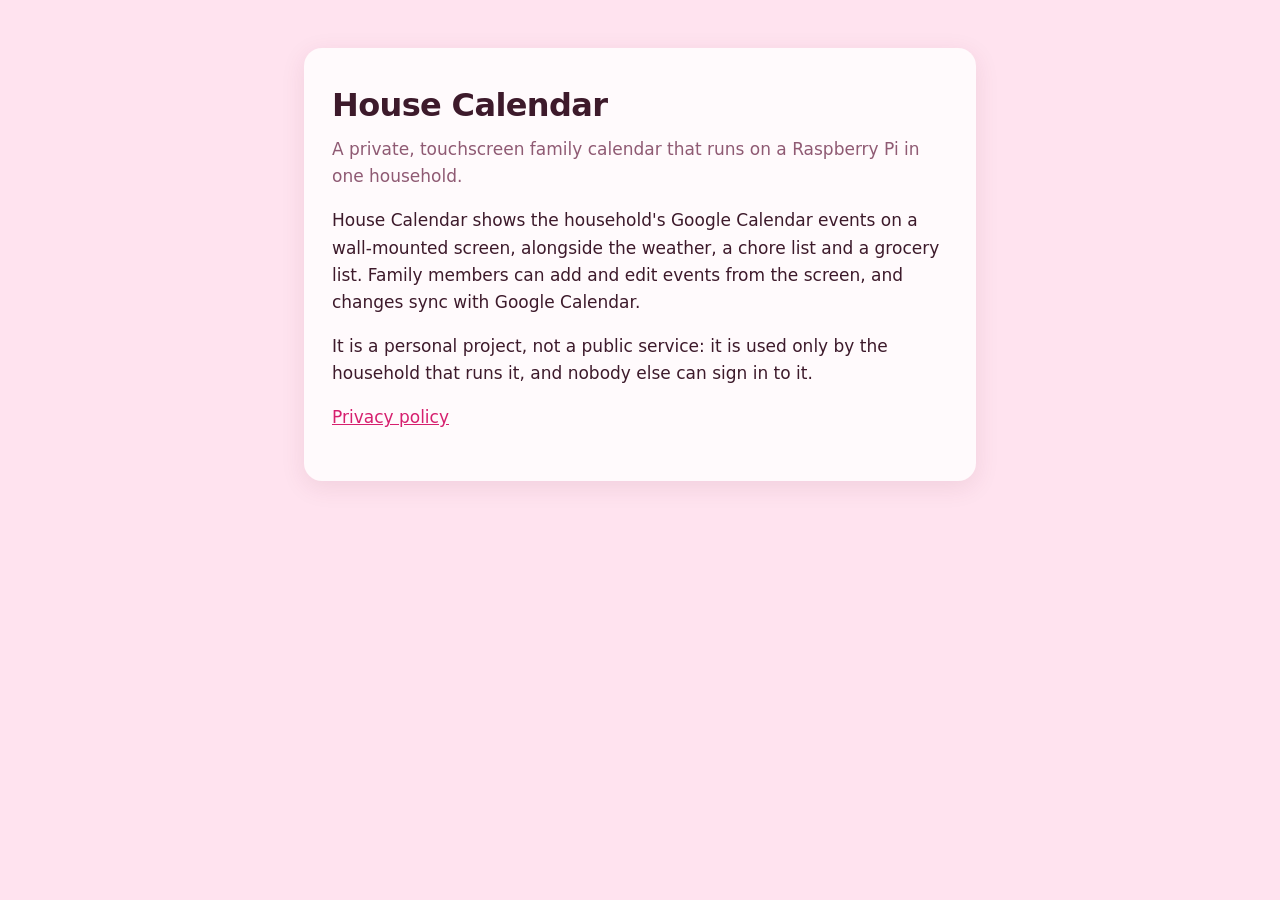
<file: index.html>
<!doctype html>
<html lang="en">
<head>
<meta charset="utf-8">
<meta name="viewport" content="width=device-width, initial-scale=1">
<title>House Calendar</title>
<link rel="stylesheet" href="style.css">
</head>
<body>
<main>
  <h1>House Calendar</h1>
  <p class="lede">A private, touchscreen family calendar that runs on a Raspberry Pi in one household.</p>
  <p>House Calendar shows the household's Google Calendar events on a wall-mounted screen, alongside the weather, a chore list and a grocery list. Family members can add and edit events from the screen, and changes sync with Google Calendar.</p>
  <p>It is a personal project, not a public service: it is used only by the household that runs it, and nobody else can sign in to it.</p>
  <p><a href="privacy.html">Privacy policy</a></p>
</main>
</body>
</html>
</file>
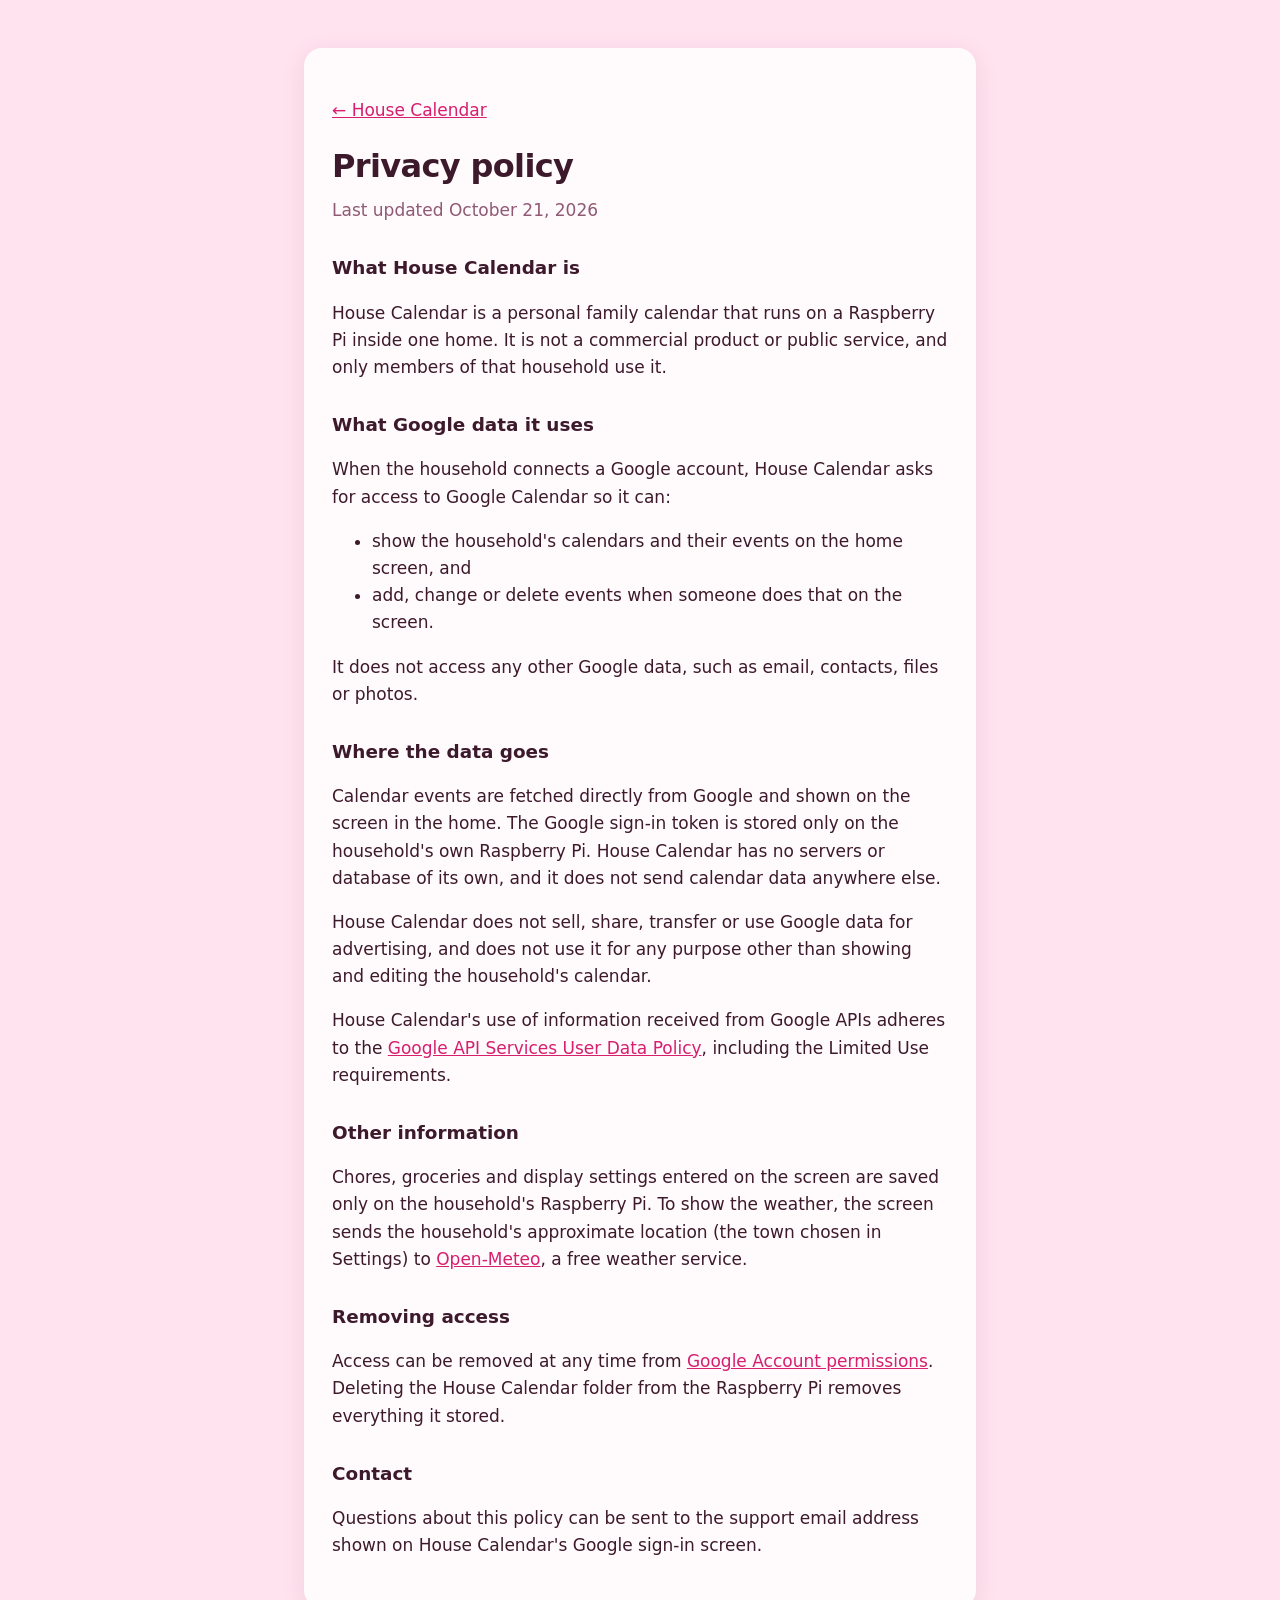
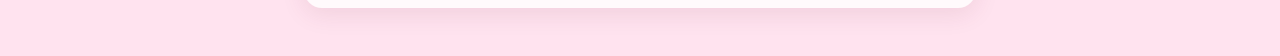
<file: privacy.html>
<!doctype html>
<html lang="en">
<head>
<meta charset="utf-8">
<meta name="viewport" content="width=device-width, initial-scale=1">
<title>House Calendar: Privacy Policy</title>
<link rel="stylesheet" href="style.css">
</head>
<body>
<main>
  <p><a href="index.html">&larr; House Calendar</a></p>
  <h1>Privacy policy</h1>
  <p class="lede">Last updated October 21, 2026</p>

  <h2>What House Calendar is</h2>
  <p>House Calendar is a personal family calendar that runs on a Raspberry Pi inside one home. It is not a commercial product or public service, and only members of that household use it.</p>

  <h2>What Google data it uses</h2>
  <p>When the household connects a Google account, House Calendar asks for access to Google Calendar so it can:</p>
  <ul>
    <li>show the household's calendars and their events on the home screen, and</li>
    <li>add, change or delete events when someone does that on the screen.</li>
  </ul>
  <p>It does not access any other Google data, such as email, contacts, files or photos.</p>

  <h2>Where the data goes</h2>
  <p>Calendar events are fetched directly from Google and shown on the screen in the home. The Google sign-in token is stored only on the household's own Raspberry Pi. House Calendar has no servers or database of its own, and it does not send calendar data anywhere else.</p>
  <p>House Calendar does not sell, share, transfer or use Google data for advertising, and does not use it for any purpose other than showing and editing the household's calendar.</p>
  <p>House Calendar's use of information received from Google APIs adheres to the <a href="https://developers.google.com/terms/api-services-user-data-policy">Google API Services User Data Policy</a>, including the Limited Use requirements.</p>

  <h2>Other information</h2>
  <p>Chores, groceries and display settings entered on the screen are saved only on the household's Raspberry Pi. To show the weather, the screen sends the household's approximate location (the town chosen in Settings) to <a href="https://open-meteo.com">Open-Meteo</a>, a free weather service.</p>

  <h2>Removing access</h2>
  <p>Access can be removed at any time from <a href="https://myaccount.google.com/permissions">Google Account permissions</a>. Deleting the House Calendar folder from the Raspberry Pi removes everything it stored.</p>

  <h2>Contact</h2>
  <p>Questions about this policy can be sent to the support email address shown on House Calendar's Google sign-in screen.</p>
</main>
</body>
</html>
</file>
<file: style.css>
:root { --bg: #ffe3ef; --surface: #fffafc; --text: #3d1a2b; --muted: #8f5a73; --ink: #d61f6e; }
* { box-sizing: border-box; }
body { margin: 0; background: var(--bg); color: var(--text); font: 17px/1.6 system-ui, -apple-system, "Segoe UI", Roboto, sans-serif; }
main { max-width: 42rem; margin: 3rem auto; padding: 2rem 1.75rem; background: var(--surface); border-radius: 18px; box-shadow: 0 6px 24px rgb(120 40 70 / .1); }
h1 { font-size: 2rem; margin: 0 0 .3rem; letter-spacing: -.02em; }
h2 { font-size: 1.15rem; margin: 1.8rem 0 .4rem; }
.lede { color: var(--muted); margin-top: 0; }
a { color: var(--ink); }
@media (max-width: 600px) { main { margin: 0; border-radius: 0; min-height: 100vh; } }
</file>
